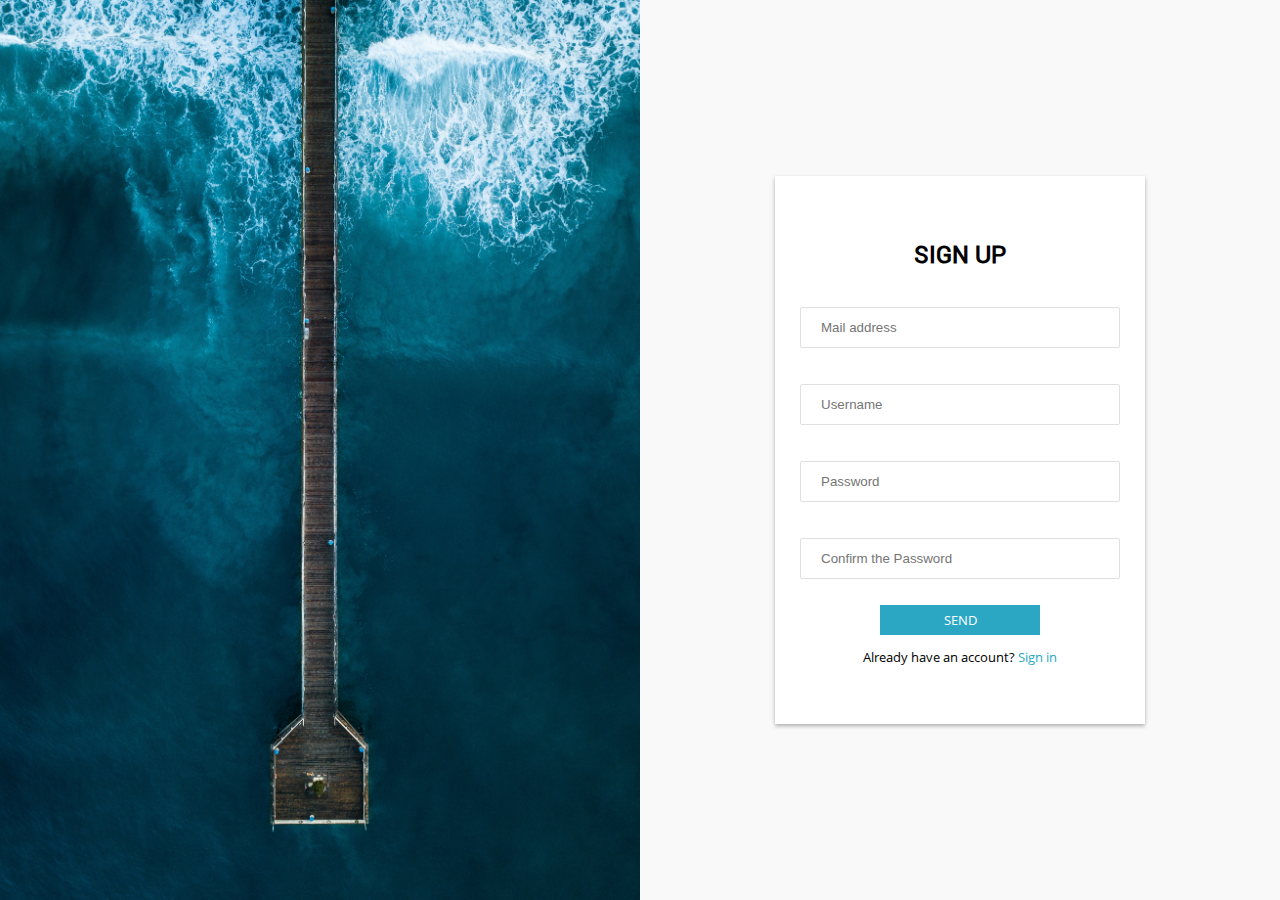
<file: login.html>
<!DOCTYPE html>
<html>
  <head>
    <link rel="stylesheet" type="text/css" href="login.css">
    <link rel="stylesheet" type="text/css" href="font.css">
    <meta charset="utf-8">
    <script type="text/javascript" src="login.js">
    </script>
    <title></title>
  </head>
  <body>
    <!-- Subscription Form -->
    <div class="wrapper">
      <div class="backgroundImage">

      </div>
      <div class="signContainer">
        <div id="signUpForm" class="signForms">
          <h2>SIGN UP</h2>
          <form method="post">
            <input id="email" name="email" class="email" type="text" placeholder="Mail address">
            <input id="username" name="username" class="username" type="text" placeholder="Username">
            <input id="password" name="password" class="password" type="password" placeholder="Password">
            <input id="confirmPassword" name="confirmPassword" class="password" type="password" placeholder="Confirm the Password">
            <p id="errorSignupMsg" class="formMsg">Error</p>
            <p id="okSignupMsg" class="formMsg">Ok</p>
            <button onClick="SignUpForm()" class="submitButton" type="button" class="btn_email">SEND</button>
            <p onClick="ToggleCard()" class="swapCard">Already have an account? <span>Sign in</span></p>
          </form>
        </div>
        <div id="signInForm" class="signForms">
          <h2>SIGN IN</h2>
          <form method="post">
            <input id="LoginEmail" name="email" class="email" type="text" placeholder="Mail address or username">
            <input id="LoginPassword" name="password" class="password" type="password" placeholder="Password">
            <p id="errorSignupMsg2" class="formMsg">Error</p>
            <p id="okSignupMsg2" class="formMsg">Ok</p>
            <button onClick="SignInForm()" class="submitButton" type="button" class="btn_email">SEND</button>
            <p onClick="ToggleCard()" class="swapCard">Don't have an account? <span>Sign up</span></p>
          </form>
        </div>
      </div>

    <!-- End Subscription Form -->
  </body>
</html>
</file>
<file: login.css>
html {
   margin: 0px;
   height: 100%;
   width: 100%;
}

body {
  min-height: 100%;
  width: 100%;
  height: 100%;
  margin: 0;
}

.wrapper {
  height: 100vh;
  width: 100vw;
  display: flex;
}

.backgroundImage {
  flex: 1;
  background-position: center 40%;
  background-repeat: no-repeat;
  background-size: cover;
  background-image: url(img/background-signup.jpg);
}

.signContainer {
  flex: 1;
  display: flex;
  flex-direction: column;
  justify-content: center;
  background-color: #f9f9fa;

}

.signContainer h2{
  font-family: Roboto-Regular;
  text-align: center;

}

input[type=text],  input[type=submit], input[type=password]{
    width: 100%;
    padding: 12px 20px;
    margin: 18px 0;
    display: inline-block;
    border: 1px solid #e0e0e0;
    border-radius: 2px;
    box-sizing: border-box;
    margin-left: auto;
    margin-right: auto;
}

.signForms {
  width: 50%;
  margin-left: auto;
  margin-right: auto;
  box-shadow: 0 2px 4px 0 rgba(0,0,0,.3);
  padding: 45px 25px 45px 25px;

  background-color: #fff;
}

.submitButton  {
  display: block;
  margin-left: auto;
  margin-right: auto;
  width: 50%;
  height: 30px;
  background-color: #2ba7c4;
  border: none;
  margin-top: 8px;
  color: white;
  font-family: OpenSans-Regular;
}

.submitButton:hover  {
  display: block;
  margin-left: auto;
  margin-right: auto;
  width: 50%;
  height: 30px;
  background-color: #013f53;
  border: none;
  margin-top: 8px;
  color: white;
  font-family: OpenSans-Regular;
  cursor: pointer;
}

.formMsg {
  display: none;
  font-size: 12px;
  font-family: OpenSans-Regular;
  text-align: center;
}

.swapCard {
  text-align: center;
  font-family: OpenSans-Regular;
  font-size: 13px;
}

.swapCard span {
  color: #2ba7c4;
  cursor: pointer;
}

.swapCard span:hover{
  text-decoration: underline;
}

#signInForm {
  display: none;
}

#errorSignupMsg, #errorSignupMsg2{
  color: red;
}

#okSignupMsg, #okSignupMsg2{
  color: green;
}
</file>
<file: font.css>
@font-face {
    font-family: Roboto-Regular;
    src: url("fonts/Roboto-Regular.ttf");
}

@font-face {
    font-family: OpenSans-Regular;
    src: url("fonts/OpenSans-Regular.ttf");
}
</file>
